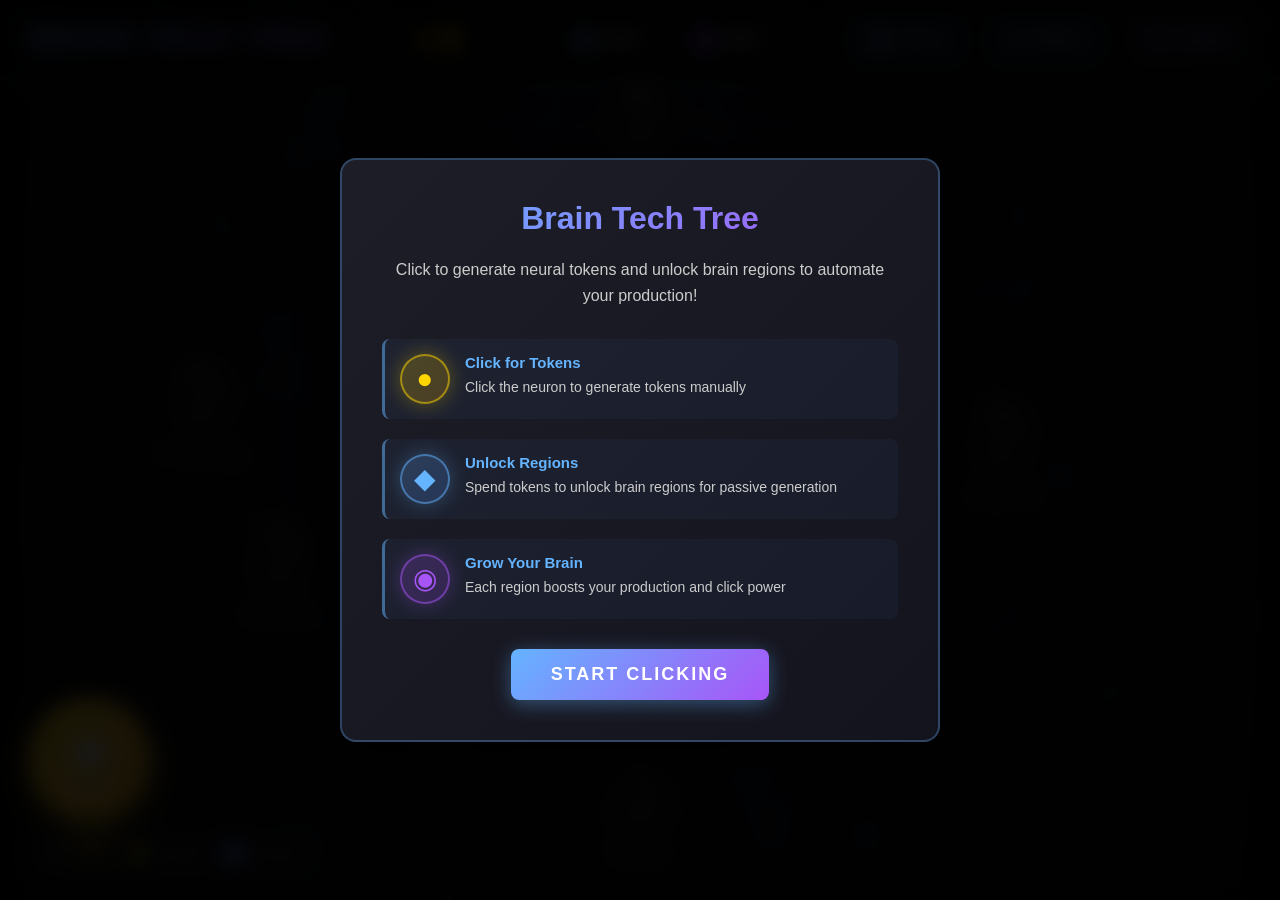
<file: index.html>
<!DOCTYPE html>
<html lang="en">
<head>
    <meta charset="UTF-8">
    <meta name="viewport" content="width=device-width, initial-scale=1.0">
    <title>Brain Skill Tree - Neural Evolution</title>
    <link rel="stylesheet" href="styles.css">
</head>
<body>
    <!-- Particle Background -->
    <canvas id="particle-bg"></canvas>

    <!-- Game UI Container -->
    <div class="game-container">

        <!-- Top HUD -->
        <div class="top-hud">
            <div class="hud-left">
                <h1 class="game-title">BRAIN TECH TREE</h1>
            </div>
            <div class="hud-center">
                <div class="stat-display-icons">
                    <div class="stat-icon-group" title="Neural Tokens">
                        <span class="stat-icon tokens">●</span>
                        <span class="stat-value-large" id="tokens-display">0</span>
                    </div>
                    <div class="stat-icon-separator"></div>
                    <div class="stat-icon-group" title="Tokens per second">
                        <span class="stat-icon rate">◆</span>
                        <span class="stat-value-medium" id="rate-display">0.0/s</span>
                    </div>
                    <div class="stat-icon-separator"></div>
                    <div class="stat-icon-group" title="Regions unlocked">
                        <span class="stat-icon regions">◉</span>
                        <span class="stat-value-medium" id="regions-display">0/12</span>
                    </div>
                </div>
            </div>
            <div class="hud-right">
                <button class="hud-btn" id="stats-btn" title="View stats">
                    <span class="btn-icon">▤</span> Stats
                </button>
                <button class="hud-btn" id="reset-btn" title="Reset all">
                    <span class="btn-icon">↺</span> Reset
                </button>
                <button class="hud-btn secondary" id="info-btn" title="View educational info">
                    <span class="btn-icon">ⓘ</span> Learn
                </button>
            </div>
        </div>

        <!-- Skill Tree Canvas -->
        <div class="skill-tree-viewport">
            <svg id="skill-tree-canvas" viewBox="0 0 1600 1000">
                <defs>
                    <!-- Glow filters -->
                    <filter id="glow">
                        <feGaussianBlur stdDeviation="4" result="coloredBlur"/>
                        <feMerge>
                            <feMergeNode in="coloredBlur"/>
                            <feMergeNode in="SourceGraphic"/>
                        </feMerge>
                    </filter>
                    <filter id="strong-glow">
                        <feGaussianBlur stdDeviation="8" result="coloredBlur"/>
                        <feMerge>
                            <feMergeNode in="coloredBlur"/>
                            <feMergeNode in="SourceGraphic"/>
                        </feMerge>
                    </filter>

                    <!-- Gradients -->
                    <linearGradient id="locked-gradient" x1="0%" y1="0%" x2="0%" y2="100%">
                        <stop offset="0%" style="stop-color:#2a2a2a;stop-opacity:1" />
                        <stop offset="100%" style="stop-color:#1a1a1a;stop-opacity:1" />
                    </linearGradient>

                    <linearGradient id="unlockable-gradient" x1="0%" y1="0%" x2="0%" y2="100%">
                        <stop offset="0%" style="stop-color:#4a4a2a;stop-opacity:1" />
                        <stop offset="100%" style="stop-color:#3a3a1a;stop-opacity:1" />
                    </linearGradient>
                </defs>

                <!-- Background grid -->
                <g id="grid-layer"></g>

                <!-- Connection lines -->
                <g id="connections-layer"></g>

                <!-- Skill nodes -->
                <g id="nodes-layer"></g>

                <!-- Effects layer (particles, animations) -->
                <g id="effects-layer"></g>
            </svg>
        </div>

        <!-- Skill Detail Panel (slides in from right) -->
        <div class="skill-panel" id="skill-panel">
            <div class="panel-header">
                <h2 id="skill-name">Select a Region</h2>
                <button class="close-panel" id="close-panel">×</button>
            </div>

            <div class="panel-content">
                <div class="skill-description">
                    <p id="skill-desc">Click on a brain region to view details</p>
                </div>

                <div class="skill-generation" id="skill-generation" style="display:none;">
                    <div class="generation-stat">
                        <span class="gen-label">Generates:</span>
                        <span class="gen-value" id="gen-tokens">+0/s</span>
                    </div>
                    <div class="generation-stat">
                        <span class="gen-label">Click Bonus:</span>
                        <span class="gen-value" id="gen-click">+0</span>
                    </div>
                </div>

                <div class="skill-stats" id="skill-stats">
                    <h3>Functions Unlocked</h3>
                    <ul id="skill-functions"></ul>
                </div>

                <div class="skill-requirements" id="skill-requirements" style="display:none;">
                    <h3>Requirements</h3>
                    <div id="requirements-list"></div>
                </div>

                <div class="skill-bonuses" id="skill-bonuses" style="display:none;">
                    <h3>Sub-Regions</h3>
                    <div id="bonuses-list"></div>
                </div>

                <div class="skill-connections" id="skill-connections" style="display:none;">
                    <h3>Synergies</h3>
                    <p class="synergy-desc">Works together with:</p>
                    <div id="connections-list"></div>
                </div>
            </div>

            <div class="panel-footer">
                <div class="skill-cost" id="skill-cost">
                    <span class="cost-label">Cost:</span>
                    <span class="cost-value" id="cost-value">1</span>
                    <span class="cost-icon">⚡</span>
                </div>
                <button class="unlock-btn" id="unlock-btn" disabled>
                    <span class="btn-text">Unlock Region</span>
                </button>
            </div>
        </div>

        <!-- Notification System -->
        <div class="notification-container" id="notifications"></div>

        <!-- Clicker Button (bottom left) -->
        <div class="clicker-container">
            <button class="clicker-btn" id="clicker-btn" title="Click to generate tokens!">
                <span class="clicker-icon">◉</span>
                <span class="clicker-label">CLICK</span>
            </button>
            <div class="click-power" id="click-power">+1</div>
        </div>

        <!-- Stats Panel (slides in from left) -->
        <div class="stats-panel" id="stats-panel">
            <div class="panel-header">
                <h2>Production Stats</h2>
                <button class="close-panel" id="close-stats">×</button>
            </div>
            <div class="panel-content">
                <div class="stats-section">
                    <h3>Total Generation</h3>
                    <div class="stat-row">
                        <span>Tokens/Second:</span>
                        <span class="stat-highlight" id="total-rate">0.0</span>
                    </div>
                    <div class="stat-row">
                        <span>Click Power:</span>
                        <span class="stat-highlight" id="total-click">1</span>
                    </div>
                    <div class="stat-row">
                        <span>Total Earned:</span>
                        <span class="stat-highlight" id="total-earned">0</span>
                    </div>
                </div>

                <div class="stats-section">
                    <h3>Unlocked Regions</h3>
                    <div id="unlocked-regions-list"></div>
                </div>
            </div>
        </div>

        <!-- Welcome Modal -->
        <div class="modal" id="welcome-modal">
            <div class="modal-content">
                <h2>Brain Tech Tree</h2>
                <p>Click to generate neural tokens and unlock brain regions to automate your production!</p>
                <div class="modal-info">
                    <div class="info-item">
                        <span class="info-icon energy">●</span>
                        <div>
                            <strong>Click for Tokens</strong>
                            <p>Click the neuron to generate tokens manually</p>
                        </div>
                    </div>
                    <div class="info-item">
                        <span class="info-icon unlock">◆</span>
                        <div>
                            <strong>Unlock Regions</strong>
                            <p>Spend tokens to unlock brain regions for passive generation</p>
                        </div>
                    </div>
                    <div class="info-item">
                        <span class="info-icon brain">◉</span>
                        <div>
                            <strong>Grow Your Brain</strong>
                            <p>Each region boosts your production and click power</p>
                        </div>
                    </div>
                </div>
                <button class="modal-btn" id="start-btn">Start Clicking</button>
            </div>
        </div>

        <!-- Legend -->
        <div class="legend-panel">
            <div class="legend-item">
                <div class="legend-node locked-node"></div>
                <span>Locked</span>
            </div>
            <div class="legend-item">
                <div class="legend-node unlockable-node"></div>
                <span>Available</span>
            </div>
            <div class="legend-item">
                <div class="legend-node unlocked-node"></div>
                <span>Unlocked</span>
            </div>
        </div>

    </div>

    <!-- Load scripts -->
    <script src="gameData.js"></script>
    <script src="particles.js"></script>
    <script src="game.js"></script>
</body>
</html>
</file>
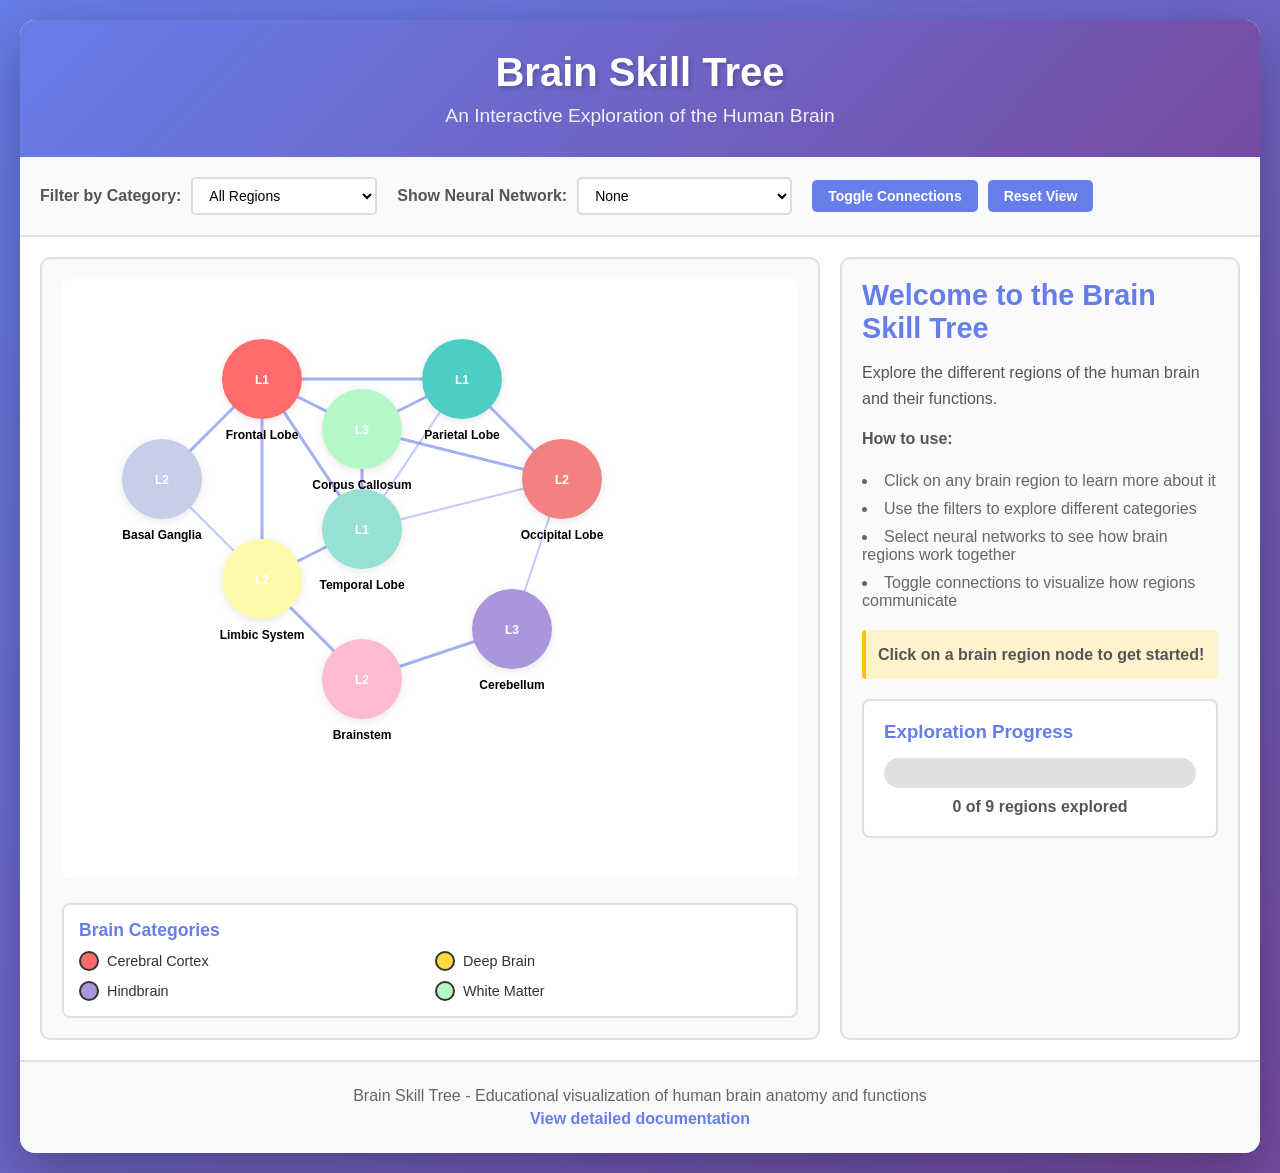
<file: educational.html>
<!DOCTYPE html>
<html lang="en">
<head>
    <meta charset="UTF-8">
    <meta name="viewport" content="width=device-width, initial-scale=1.0">
    <title>Brain Skill Tree - Interactive Human Brain Explorer</title>
    <link rel="stylesheet" href="educational.css">
</head>
<body>
    <div class="container">
        <!-- Header -->
        <header class="header">
            <h1>Brain Skill Tree</h1>
            <p class="subtitle">An Interactive Exploration of the Human Brain</p>
        </header>

        <!-- Controls Panel -->
        <div class="controls-panel">
            <div class="control-group">
                <label for="category-filter">Filter by Category:</label>
                <select id="category-filter">
                    <option value="all">All Regions</option>
                    <option value="cerebral_cortex">Cerebral Cortex</option>
                    <option value="deep_brain">Deep Brain Structures</option>
                    <option value="hindbrain">Hindbrain</option>
                    <option value="white_matter">White Matter</option>
                </select>
            </div>

            <div class="control-group">
                <label for="network-filter">Show Neural Network:</label>
                <select id="network-filter">
                    <option value="none">None</option>
                    <option value="default_mode">Default Mode Network</option>
                    <option value="executive_control">Executive Control Network</option>
                    <option value="salience">Salience Network</option>
                    <option value="motor">Motor Network</option>
                    <option value="visual">Visual Processing Network</option>
                </select>
            </div>

            <div class="control-group">
                <button id="show-connections-btn" class="btn">Toggle Connections</button>
                <button id="reset-view-btn" class="btn">Reset View</button>
            </div>
        </div>

        <!-- Main Content Area -->
        <div class="main-content">
            <!-- Skill Tree Canvas -->
            <div class="skill-tree-container">
                <svg id="skill-tree-canvas" width="800" height="600">
                    <!-- Connections will be drawn here -->
                    <g id="connections-layer"></g>
                    <!-- Nodes will be drawn here -->
                    <g id="nodes-layer"></g>
                </svg>

                <!-- Legend -->
                <div class="legend">
                    <h3>Brain Categories</h3>
                    <div class="legend-items">
                        <div class="legend-item">
                            <span class="legend-color" style="background-color: #FF6B6B;"></span>
                            <span>Cerebral Cortex</span>
                        </div>
                        <div class="legend-item">
                            <span class="legend-color" style="background-color: #FFD93D;"></span>
                            <span>Deep Brain</span>
                        </div>
                        <div class="legend-item">
                            <span class="legend-color" style="background-color: #AA96DA;"></span>
                            <span>Hindbrain</span>
                        </div>
                        <div class="legend-item">
                            <span class="legend-color" style="background-color: #B4F8C8;"></span>
                            <span>White Matter</span>
                        </div>
                    </div>
                </div>
            </div>

            <!-- Information Panel -->
            <div class="info-panel">
                <div id="welcome-info" class="info-content">
                    <h2>Welcome to the Brain Skill Tree</h2>
                    <p>Explore the different regions of the human brain and their functions.</p>
                    <p><strong>How to use:</strong></p>
                    <ul>
                        <li>Click on any brain region to learn more about it</li>
                        <li>Use the filters to explore different categories</li>
                        <li>Select neural networks to see how brain regions work together</li>
                        <li>Toggle connections to visualize how regions communicate</li>
                    </ul>
                    <p class="tip">Click on a brain region node to get started!</p>
                </div>

                <div id="region-info" class="info-content" style="display: none;">
                    <button id="close-info-btn" class="close-btn">&times;</button>
                    <h2 id="region-name"></h2>
                    <p id="region-description"></p>

                    <div class="info-section">
                        <h3>Primary Functions</h3>
                        <ul id="region-skills"></ul>
                    </div>

                    <div class="info-section" id="sub-regions-section" style="display: none;">
                        <h3>Sub-Regions</h3>
                        <div id="sub-regions-list"></div>
                    </div>

                    <div class="info-section" id="connections-section" style="display: none;">
                        <h3>Connected Regions</h3>
                        <ul id="connections-list"></ul>
                    </div>

                    <div class="info-section" id="networks-section" style="display: none;">
                        <h3>Neural Networks</h3>
                        <p id="networks-list"></p>
                    </div>
                </div>

                <!-- Progress Tracker -->
                <div class="progress-tracker">
                    <h3>Exploration Progress</h3>
                    <div class="progress-bar">
                        <div id="progress-fill" class="progress-fill"></div>
                    </div>
                    <p id="progress-text">0 of 10 regions explored</p>
                </div>
            </div>
        </div>

        <!-- Footer -->
        <footer class="footer">
            <p>Brain Skill Tree - Educational visualization of human brain anatomy and functions</p>
            <p><a href="BRAIN_REGIONS.md" target="_blank">View detailed documentation</a></p>
        </footer>
    </div>

    <!-- Load scripts -->
    <script src="brainData.js"></script>
    <script src="educational.js"></script>
</body>
</html>
</file>
<file: styles.css>
/* Brain Skill Tree - Game Version CSS */
/* Full-page immersive design inspired by Path of Exile, Satisfactory, etc. */

/* Reset and Base */
* {
    margin: 0;
    padding: 0;
    box-sizing: border-box;
}

body, html {
    width: 100%;
    height: 100%;
    overflow: hidden;
    font-family: 'Segoe UI', 'Roboto', Arial, sans-serif;
    background: #0a0a0a;
    color: #e0e0e0;
}

/* Particle Background Canvas */
#particle-bg {
    position: fixed;
    top: 0;
    left: 0;
    width: 100%;
    height: 100%;
    z-index: 0;
    background: radial-gradient(circle at center, #1a1a2e 0%, #0a0a0a 100%);
}

/* Game Container */
.game-container {
    position: relative;
    width: 100%;
    height: 100%;
    z-index: 1;
}

/* Top HUD */
.top-hud {
    position: absolute;
    top: 0;
    left: 0;
    right: 0;
    height: 80px;
    background: linear-gradient(180deg, rgba(10,10,10,0.95) 0%, rgba(10,10,10,0.8) 100%);
    border-bottom: 2px solid rgba(100,180,255,0.3);
    display: flex;
    align-items: center;
    justify-content: space-between;
    padding: 0 30px;
    z-index: 100;
    backdrop-filter: blur(10px);
}

.hud-left, .hud-right, .hud-center {
    display: flex;
    align-items: center;
    gap: 20px;
}

.game-title {
    font-size: 28px;
    font-weight: 900;
    letter-spacing: 3px;
    background: linear-gradient(135deg, #64b4ff 0%, #a855f7 100%);
    -webkit-background-clip: text;
    -webkit-text-fill-color: transparent;
    background-clip: text;
    text-shadow: 0 0 20px rgba(100,180,255,0.5);
}

.game-subtitle {
    font-size: 12px;
    color: #888;
    text-transform: uppercase;
    letter-spacing: 2px;
}

/* Stat Display */
.stat-display {
    display: flex;
    gap: 30px;
}

.stat-item {
    display: flex;
    flex-direction: column;
    align-items: center;
    padding: 8px 20px;
    background: rgba(20,20,30,0.6);
    border: 1px solid rgba(100,180,255,0.2);
    border-radius: 8px;
    min-width: 120px;
}

.stat-label {
    font-size: 10px;
    color: #888;
    text-transform: uppercase;
    letter-spacing: 1px;
    margin-bottom: 4px;
}

.stat-value {
    font-size: 22px;
    font-weight: 900;
    color: #64b4ff;
    text-shadow: 0 0 10px rgba(100,180,255,0.5);
}

/* HUD Buttons */
.hud-btn {
    padding: 10px 20px;
    background: rgba(100,180,255,0.1);
    border: 2px solid rgba(100,180,255,0.3);
    color: #64b4ff;
    font-size: 14px;
    font-weight: 700;
    cursor: pointer;
    border-radius: 6px;
    display: flex;
    align-items: center;
    gap: 8px;
    transition: all 0.3s;
    text-transform: uppercase;
    letter-spacing: 1px;
}

.btn-icon {
    font-size: 18px;
    font-weight: 900;
}

.hud-btn:hover {
    background: rgba(100,180,255,0.2);
    border-color: rgba(100,180,255,0.6);
    box-shadow: 0 0 20px rgba(100,180,255,0.3);
    transform: translateY(-2px);
}

.hud-btn:hover .btn-icon {
    transform: scale(1.1);
}

.hud-btn.secondary {
    border-color: rgba(168,85,247,0.3);
    color: #a855f7;
}

.hud-btn.secondary:hover {
    background: rgba(168,85,247,0.2);
    border-color: rgba(168,85,247,0.6);
    box-shadow: 0 0 20px rgba(168,85,247,0.3);
}

/* Skill Tree Viewport */
.skill-tree-viewport {
    position: absolute;
    top: 80px;
    left: 0;
    right: 0;
    bottom: 0;
    overflow: hidden;
}

#skill-tree-canvas {
    width: 100%;
    height: 100%;
    cursor: grab;
}

#skill-tree-canvas:active {
    cursor: grabbing;
}

/* SVG Node Styles */
.node-circle {
    cursor: pointer;
    transition: all 0.3s;
}

.node-circle.unlocked {
    filter: drop-shadow(0 0 12px currentColor);
}

.node-circle.unlockable {
    filter: drop-shadow(0 0 10px #ffd700);
}

.node-circle.locked {
    opacity: 0.35;
}

.node-group {
    transition: all 0.3s;
}

.node-group:hover {
    transform: scale(1.05);
}

.node-group.highlighted {
    filter: drop-shadow(0 0 20px rgba(255,215,0,0.9));
}

.node-name {
    text-shadow: 0 2px 4px rgba(0,0,0,0.8);
    font-family: 'Segoe UI', sans-serif;
}

.connection {
    stroke-width: 3;
    transition: all 0.3s;
}

.connection.locked {
    stroke: #333;
    opacity: 0.3;
}

.connection.partial {
    stroke: #555;
    opacity: 0.5;
}

.connection.unlocked {
    stroke: #64b4ff;
    opacity: 0.7;
}

.connection.highlighted {
    stroke: #ffd700;
    stroke-width: 5;
    opacity: 1;
    filter: drop-shadow(0 0 5px #ffd700);
}

.connection.strong {
    stroke-width: 4;
}

.connection.medium {
    stroke-width: 3;
}

/* Skill Detail Panel */
.skill-panel {
    position: absolute;
    top: 80px;
    right: -450px;
    width: 450px;
    height: calc(100% - 80px);
    background: linear-gradient(135deg, rgba(20,20,30,0.98) 0%, rgba(10,10,20,0.98) 100%);
    border-left: 2px solid rgba(100,180,255,0.3);
    backdrop-filter: blur(20px);
    transition: right 0.4s cubic-bezier(0.68, -0.55, 0.265, 1.55);
    z-index: 200;
    display: flex;
    flex-direction: column;
    box-shadow: -10px 0 40px rgba(0,0,0,0.8);
}

.skill-panel.open {
    right: 0;
}

.panel-header {
    padding: 25px;
    border-bottom: 2px solid rgba(100,180,255,0.2);
    display: flex;
    justify-content: space-between;
    align-items: center;
}

.panel-header h2 {
    font-size: 24px;
    font-weight: 900;
    background: linear-gradient(135deg, #64b4ff 0%, #a855f7 100%);
    -webkit-background-clip: text;
    -webkit-text-fill-color: transparent;
    background-clip: text;
}

.close-panel {
    width: 40px;
    height: 40px;
    background: rgba(255,100,100,0.1);
    border: 2px solid rgba(255,100,100,0.3);
    color: #ff6464;
    font-size: 24px;
    cursor: pointer;
    border-radius: 50%;
    display: flex;
    align-items: center;
    justify-content: center;
    transition: all 0.3s;
}

.close-panel:hover {
    background: rgba(255,100,100,0.2);
    transform: rotate(90deg);
}

.panel-content {
    flex: 1;
    overflow-y: auto;
    padding: 25px;
}

.panel-content::-webkit-scrollbar {
    width: 8px;
}

.panel-content::-webkit-scrollbar-track {
    background: rgba(20,20,30,0.5);
}

.panel-content::-webkit-scrollbar-thumb {
    background: rgba(100,180,255,0.3);
    border-radius: 4px;
}

.panel-content::-webkit-scrollbar-thumb:hover {
    background: rgba(100,180,255,0.5);
}

.skill-status {
    margin-bottom: 20px;
}

.status-badge {
    display: inline-flex;
    align-items: center;
    gap: 8px;
    padding: 10px 20px;
    border-radius: 25px;
    font-size: 13px;
    font-weight: 800;
    text-transform: uppercase;
    letter-spacing: 1.5px;
}

.badge-icon {
    font-size: 16px;
    font-weight: 900;
}

.status-badge.locked {
    background: linear-gradient(135deg, rgba(255,80,80,0.15) 0%, rgba(180,50,50,0.15) 100%);
    border: 2px solid rgba(255,100,100,0.4);
    color: #ff6464;
    box-shadow: 0 0 15px rgba(255,100,100,0.2);
}

.status-badge.unlockable {
    background: linear-gradient(135deg, rgba(255,215,0,0.2) 0%, rgba(255,180,0,0.2) 100%);
    border: 2px solid rgba(255,215,0,0.5);
    color: #ffd700;
    animation: pulse-glow 2s infinite;
    box-shadow: 0 0 20px rgba(255,215,0,0.3);
}

.status-badge.unlocked {
    background: linear-gradient(135deg, rgba(100,255,100,0.15) 0%, rgba(50,200,50,0.15) 100%);
    border: 2px solid rgba(100,255,100,0.4);
    color: #64ff64;
    box-shadow: 0 0 15px rgba(100,255,100,0.2);
}

@keyframes pulse-glow {
    0%, 100% {
        box-shadow: 0 0 15px rgba(255,215,0,0.3);
        border-color: rgba(255,215,0,0.5);
    }
    50% {
        box-shadow: 0 0 30px rgba(255,215,0,0.6);
        border-color: rgba(255,215,0,0.8);
    }
}

.req-icon {
    width: 24px;
    height: 24px;
    display: flex;
    align-items: center;
    justify-content: center;
    border-radius: 50%;
    font-weight: 900;
    font-size: 14px;
}

.req-icon.met {
    background: rgba(100,255,100,0.2);
    border: 2px solid rgba(100,255,100,0.5);
    color: #64ff64;
}

.req-icon.unmet {
    background: rgba(255,100,100,0.2);
    border: 2px solid rgba(255,100,100,0.5);
    color: #ff6464;
}

.skill-description {
    margin-bottom: 25px;
    line-height: 1.6;
    color: #ccc;
}

.skill-stats h3,
.skill-requirements h3,
.skill-bonuses h3,
.skill-connections h3 {
    font-size: 16px;
    margin-bottom: 12px;
    color: #64b4ff;
    text-transform: uppercase;
    letter-spacing: 1px;
}

.skill-stats ul {
    list-style: none;
    padding: 0;
}

.skill-stats li {
    padding: 8px 12px;
    margin-bottom: 6px;
    background: rgba(100,180,255,0.05);
    border-left: 3px solid rgba(100,180,255,0.5);
    border-radius: 4px;
}

.requirement-item {
    padding: 12px 15px;
    margin-bottom: 10px;
    background: linear-gradient(135deg, rgba(255,255,255,0.03) 0%, rgba(255,255,255,0.01) 100%);
    border-radius: 8px;
    border-left: 3px solid rgba(100,180,255,0.3);
    display: flex;
    align-items: center;
    gap: 12px;
    transition: all 0.3s;
}

.requirement-item:hover {
    background: rgba(100,180,255,0.08);
    border-left-color: rgba(100,180,255,0.6);
}

.bonus-item {
    padding: 12px 15px;
    margin-bottom: 10px;
    background: linear-gradient(135deg, rgba(168,85,247,0.05) 0%, rgba(168,85,247,0.02) 100%);
    border-radius: 8px;
    border-left: 3px solid rgba(168,85,247,0.4);
}

.connection-item {
    padding: 10px 15px;
    margin-bottom: 8px;
    background: rgba(255,255,255,0.03);
    border-radius: 6px;
    display: flex;
    align-items: center;
    gap: 10px;
    transition: all 0.3s;
    cursor: pointer;
}

.connection-item:hover {
    background: rgba(100,180,255,0.15);
    transform: translateX(5px);
}

.synergy-desc {
    color: #888;
    font-size: 12px;
    margin-bottom: 10px;
    font-style: italic;
}

.panel-footer {
    padding: 25px;
    border-top: 2px solid rgba(100,180,255,0.2);
    display: flex;
    justify-content: space-between;
    align-items: center;
}

.skill-cost {
    display: flex;
    align-items: center;
    gap: 8px;
    font-size: 18px;
    font-weight: 700;
}

.cost-label {
    color: #888;
}

.cost-value {
    color: #64b4ff;
    font-size: 24px;
}

.unlock-btn {
    padding: 14px 30px;
    background: linear-gradient(135deg, #64b4ff 0%, #a855f7 100%);
    border: 2px solid rgba(255,255,255,0.2);
    color: white;
    font-size: 16px;
    font-weight: 900;
    text-transform: uppercase;
    letter-spacing: 1px;
    cursor: pointer;
    border-radius: 8px;
    transition: all 0.3s;
    box-shadow: 0 4px 15px rgba(100,180,255,0.3);
}

.unlock-btn:hover:not(:disabled) {
    transform: translateY(-2px);
    box-shadow: 0 6px 25px rgba(100,180,255,0.5);
}

.unlock-btn:disabled {
    opacity: 0.4;
    cursor: not-allowed;
    background: #333;
    box-shadow: none;
}

/* Notification System */
.notification-container {
    position: fixed;
    top: 100px;
    right: 20px;
    z-index: 1000;
    display: flex;
    flex-direction: column;
    gap: 10px;
}

.notification {
    padding: 15px 25px;
    background: rgba(20,20,30,0.95);
    border-left: 4px solid #64b4ff;
    border-radius: 8px;
    color: white;
    font-weight: 600;
    box-shadow: 0 4px 20px rgba(0,0,0,0.5);
    transform: translateX(500px);
    opacity: 0;
    transition: all 0.3s;
    backdrop-filter: blur(10px);
}

.notification.show {
    transform: translateX(0);
    opacity: 1;
}

.notification.success {
    border-left-color: #64ff64;
}

.notification.achievement {
    border-left-color: #ffd700;
    background: rgba(30,30,20,0.95);
}

/* Welcome Modal */
.modal {
    position: fixed;
    top: 0;
    left: 0;
    width: 100%;
    height: 100%;
    background: rgba(0,0,0,0.9);
    backdrop-filter: blur(10px);
    z-index: 500;
    display: flex;
    align-items: center;
    justify-content: center;
    opacity: 0;
    pointer-events: none;
    transition: opacity 0.3s;
}

.modal.show {
    opacity: 1;
    pointer-events: all;
}

.modal-content {
    max-width: 600px;
    padding: 40px;
    background: linear-gradient(135deg, rgba(30,30,40,0.98) 0%, rgba(20,20,30,0.98) 100%);
    border: 2px solid rgba(100,180,255,0.3);
    border-radius: 16px;
    text-align: center;
    box-shadow: 0 20px 60px rgba(0,0,0,0.8);
}

.modal-content h2 {
    font-size: 32px;
    margin-bottom: 20px;
    background: linear-gradient(135deg, #64b4ff 0%, #a855f7 100%);
    -webkit-background-clip: text;
    -webkit-text-fill-color: transparent;
    background-clip: text;
}

.modal-content p {
    font-size: 16px;
    color: #ccc;
    margin-bottom: 30px;
    line-height: 1.6;
}

.modal-info {
    display: flex;
    flex-direction: column;
    gap: 20px;
    margin-bottom: 30px;
    text-align: left;
}

.info-item {
    display: flex;
    gap: 15px;
    padding: 15px;
    background: rgba(100,180,255,0.05);
    border-left: 3px solid rgba(100,180,255,0.5);
    border-radius: 8px;
}

.info-icon {
    font-size: 28px;
    width: 50px;
    height: 50px;
    display: flex;
    align-items: center;
    justify-content: center;
    border-radius: 50%;
    flex-shrink: 0;
}

.info-icon.energy {
    background: linear-gradient(135deg, rgba(255,215,0,0.2) 0%, rgba(255,180,0,0.2) 100%);
    border: 2px solid rgba(255,215,0,0.5);
    color: #ffd700;
    box-shadow: 0 0 20px rgba(255,215,0,0.3);
}

.info-icon.unlock {
    background: linear-gradient(135deg, rgba(100,180,255,0.2) 0%, rgba(80,140,255,0.2) 100%);
    border: 2px solid rgba(100,180,255,0.5);
    color: #64b4ff;
    box-shadow: 0 0 20px rgba(100,180,255,0.3);
}

.info-icon.brain {
    background: linear-gradient(135deg, rgba(168,85,247,0.2) 0%, rgba(148,65,227,0.2) 100%);
    border: 2px solid rgba(168,85,247,0.5);
    color: #a855f7;
    box-shadow: 0 0 20px rgba(168,85,247,0.3);
}

.info-item strong {
    display: block;
    color: #64b4ff;
    margin-bottom: 5px;
    font-size: 15px;
}

.info-item p {
    margin: 0;
    font-size: 14px;
}

.modal-btn {
    padding: 15px 40px;
    background: linear-gradient(135deg, #64b4ff 0%, #a855f7 100%);
    border: none;
    color: white;
    font-size: 18px;
    font-weight: 900;
    text-transform: uppercase;
    letter-spacing: 2px;
    cursor: pointer;
    border-radius: 8px;
    transition: all 0.3s;
    box-shadow: 0 4px 20px rgba(100,180,255,0.4);
}

.modal-btn:hover {
    transform: translateY(-2px);
    box-shadow: 0 6px 30px rgba(100,180,255,0.6);
}

/* Legend Panel */
.legend-panel {
    position: absolute;
    bottom: 20px;
    left: 20px;
    padding: 15px 20px;
    background: rgba(20,20,30,0.9);
    border: 1px solid rgba(100,180,255,0.3);
    border-radius: 8px;
    display: flex;
    gap: 20px;
    backdrop-filter: blur(10px);
}

.legend-item {
    display: flex;
    align-items: center;
    gap: 8px;
    font-size: 12px;
    color: #888;
}

.legend-node {
    width: 20px;
    height: 20px;
    border-radius: 50%;
    border: 2px solid #444;
}

.legend-node.locked-node {
    background: #2a2a2a;
}

.legend-node.unlockable-node {
    background: #4a4a2a;
    border-color: #ffd700;
    box-shadow: 0 0 10px rgba(255,215,0,0.3);
}

.legend-node.unlocked-node {
    background: linear-gradient(135deg, #64b4ff 0%, #a855f7 100%);
    border-color: #64b4ff;
    box-shadow: 0 0 10px rgba(100,180,255,0.5);
}

/* Responsive Design */
@media (max-width: 1024px) {
    .game-title {
        font-size: 20px;
    }

    .stat-display {
        gap: 15px;
    }

    .stat-item {
        min-width: 90px;
        padding: 6px 12px;
    }

    .stat-value {
        font-size: 18px;
    }

    .skill-panel {
        width: 350px;
        right: -350px;
    }
}

@media (max-width: 768px) {
    .top-hud {
        flex-direction: column;
        height: auto;
        padding: 15px;
        gap: 10px;
    }

    .skill-tree-viewport {
        top: auto;
    }

    .stat-display {
        flex-wrap: wrap;
    }

    .skill-panel {
        width: 100%;
        right: -100%;
    }

    .skill-panel.open {
        right: 0;
    }
}

/* Animations */
@keyframes float {
    0%, 100% { transform: translateY(0); }
    50% { transform: translateY(-10px); }
}

@keyframes spin {
    from { transform: rotate(0deg); }
    to { transform: rotate(360deg); }
}

@keyframes pulse-ring {
    0% {
        r: 15;
        opacity: 0.8;
    }
    50% {
        r: 25;
        opacity: 0.4;
    }
    100% {
        r: 15;
        opacity: 0.8;
    }
}

@keyframes pulse-dot {
    0%, 100% {
        r: 4;
        opacity: 1;
    }
    50% {
        r: 6;
        opacity: 0.6;
    }
}

/* SVG Icon Styles */
.unlock-indicator {
    animation: pulse-ring 2s ease-in-out infinite;
}

.lock-icon {
    opacity: 0.6;
}

.checkmark {
    animation: checkmark-pop 0.3s ease-out;
}

@keyframes checkmark-pop {
    0% {
        transform: scale(0);
        opacity: 0;
    }
    50% {
        transform: scale(1.2);
    }
    100% {
        transform: scale(1);
        opacity: 1;
    }
}

/* Icon-Based Stat Display */
.stat-display-icons {
    display: flex;
    align-items: center;
    gap: 25px;
}

.stat-icon-group {
    display: flex;
    align-items: center;
    gap: 10px;
}

.stat-icon {
    font-size: 24px;
    font-weight: 900;
}

.stat-icon.tokens {
    color: #FFD700;
    text-shadow: 0 0 15px rgba(255,215,0,0.8);
    animation: pulse-tokens 2s infinite;
}

.stat-icon.rate {
    color: #64b4ff;
    text-shadow: 0 0 15px rgba(100,180,255,0.6);
}

.stat-icon.regions {
    color: #a855f7;
    text-shadow: 0 0 15px rgba(168,85,247,0.6);
}

.stat-value-large {
    font-size: 32px;
    font-weight: 900;
    color: #FFD700;
    text-shadow: 0 0 15px rgba(255,215,0,0.5);
    min-width: 80px;
}

.stat-value-medium {
    font-size: 18px;
    font-weight: 700;
    color: #e0e0e0;
}

.stat-icon-separator {
    width: 2px;
    height: 40px;
    background: linear-gradient(180deg, transparent, rgba(100,180,255,0.5), transparent);
}

@keyframes pulse-tokens {
    0%, 100% {
        transform: scale(1);
        text-shadow: 0 0 15px rgba(255,215,0,0.8);
    }
    50% {
        transform: scale(1.1);
        text-shadow: 0 0 25px rgba(255,215,0,1);
    }
}

/* Clicker Button */
.clicker-container {
    position: fixed;
    bottom: 30px;
    left: 30px;
    z-index: 300;
    display: flex;
    flex-direction: column;
    align-items: center;
    gap: 10px;
}

.clicker-btn {
    width: 120px;
    height: 120px;
    border-radius: 50%;
    background: linear-gradient(135deg, #FFD700 0%, #FFA500 100%);
    border: 4px solid rgba(255,255,255,0.3);
    cursor: pointer;
    display: flex;
    flex-direction: column;
    align-items: center;
    justify-content: center;
    gap: 5px;
    box-shadow: 0 8px 30px rgba(255,215,0,0.6);
    transition: all 0.2s;
    position: relative;
    overflow: hidden;
}

.clicker-btn::before {
    content: '';
    position: absolute;
    top: -50%;
    left: -50%;
    width: 200%;
    height: 200%;
    background: radial-gradient(circle, rgba(255,255,255,0.3) 0%, transparent 70%);
    animation: rotate-glow 3s linear infinite;
}

@keyframes rotate-glow {
    from { transform: rotate(0deg); }
    to { transform: rotate(360deg); }
}

.clicker-btn:hover {
    transform: scale(1.1);
    box-shadow: 0 10px 40px rgba(255,215,0,0.8);
}

.clicker-btn:active {
    transform: scale(0.95);
}

.clicker-icon {
    font-size: 48px;
    color: #fff;
    z-index: 1;
    text-shadow: 0 2px 10px rgba(0,0,0,0.3);
}

.clicker-label {
    font-size: 14px;
    font-weight: 900;
    color: #fff;
    z-index: 1;
    letter-spacing: 2px;
}

.click-power {
    background: rgba(20,20,30,0.95);
    border: 2px solid rgba(255,215,0,0.5);
    padding: 8px 16px;
    border-radius: 20px;
    font-size: 18px;
    font-weight: 900;
    color: #FFD700;
    text-shadow: 0 0 10px rgba(255,215,0,0.8);
}

/* Stats Panel */
.stats-panel {
    position: fixed;
    top: 80px;
    left: -450px;
    width: 450px;
    height: calc(100% - 80px);
    background: linear-gradient(135deg, rgba(20,20,30,0.98) 0%, rgba(10,10,20,0.98) 100%);
    border-right: 2px solid rgba(100,180,255,0.3);
    backdrop-filter: blur(20px);
    transition: left 0.4s cubic-bezier(0.68, -0.55, 0.265, 1.55);
    z-index: 200;
    display: flex;
    flex-direction: column;
    box-shadow: 10px 0 40px rgba(0,0,0,0.8);
}

.stats-panel.open {
    left: 0;
}

.stats-section {
    margin-bottom: 25px;
    padding-bottom: 20px;
    border-bottom: 1px solid rgba(100,180,255,0.2);
}

.stats-section:last-child {
    border-bottom: none;
}

.stats-section h3 {
    font-size: 16px;
    margin-bottom: 15px;
    color: #64b4ff;
    text-transform: uppercase;
    letter-spacing: 1px;
}

.stat-row {
    display: flex;
    justify-content: space-between;
    padding: 10px 0;
    font-size: 14px;
    color: #ccc;
}

.stat-highlight {
    color: #FFD700;
    font-weight: 900;
    font-size: 16px;
    text-shadow: 0 0 10px rgba(255,215,0,0.5);
}

.region-item {
    padding: 12px;
    margin-bottom: 8px;
    background: rgba(255,255,255,0.05);
    border-left: 3px solid;
    border-radius: 6px;
    display: flex;
    justify-content: space-between;
    align-items: center;
}

.region-name {
    font-weight: 600;
}

.region-production {
    color: #64ff64;
    font-size: 12px;
}

/* Generation Stats in Skill Panel */
.skill-generation {
    margin-bottom: 20px;
    padding: 15px;
    background: linear-gradient(135deg, rgba(255,215,0,0.1) 0%, rgba(255,180,0,0.05) 100%);
    border-radius: 8px;
    border: 2px solid rgba(255,215,0,0.3);
}

.generation-stat {
    display: flex;
    justify-content: space-between;
    padding: 8px 0;
}

.gen-label {
    color: #ccc;
    font-size: 14px;
}

.gen-value {
    color: #FFD700;
    font-weight: 900;
    font-size: 16px;
    text-shadow: 0 0 10px rgba(255,215,0,0.5);
}

/* Responsive adjustments */
@media (max-width: 1024px) {
    .clicker-container {
        bottom: 20px;
        left: 20px;
    }

    .clicker-btn {
        width: 100px;
        height: 100px;
    }

    .stats-panel {
        width: 350px;
        left: -350px;
    }
}
</file>
<file: educational.css>
/* Reset and Base Styles */
* {
    margin: 0;
    padding: 0;
    box-sizing: border-box;
}

body {
    font-family: 'Segoe UI', Tahoma, Geneva, Verdana, sans-serif;
    background: linear-gradient(135deg, #667eea 0%, #764ba2 100%);
    color: #333;
    min-height: 100vh;
    padding: 20px;
}

.container {
    max-width: 1400px;
    margin: 0 auto;
    background: white;
    border-radius: 15px;
    box-shadow: 0 20px 60px rgba(0, 0, 0, 0.3);
    overflow: hidden;
}

/* Header */
.header {
    background: linear-gradient(135deg, #667eea 0%, #764ba2 100%);
    color: white;
    padding: 30px;
    text-align: center;
}

.header h1 {
    font-size: 2.5em;
    margin-bottom: 10px;
    text-shadow: 2px 2px 4px rgba(0, 0, 0, 0.2);
}

.subtitle {
    font-size: 1.2em;
    opacity: 0.9;
}

/* Controls Panel */
.controls-panel {
    background: #f8f9fa;
    padding: 20px;
    display: flex;
    flex-wrap: wrap;
    gap: 20px;
    border-bottom: 2px solid #e0e0e0;
    align-items: center;
}

.control-group {
    display: flex;
    align-items: center;
    gap: 10px;
}

.control-group label {
    font-weight: 600;
    color: #555;
}

.control-group select {
    padding: 8px 12px;
    border: 2px solid #ddd;
    border-radius: 5px;
    font-size: 14px;
    background: white;
    cursor: pointer;
    transition: border-color 0.3s;
}

.control-group select:hover {
    border-color: #667eea;
}

.btn {
    padding: 8px 16px;
    background: #667eea;
    color: white;
    border: none;
    border-radius: 5px;
    cursor: pointer;
    font-size: 14px;
    font-weight: 600;
    transition: all 0.3s;
}

.btn:hover {
    background: #764ba2;
    transform: translateY(-2px);
    box-shadow: 0 4px 8px rgba(0, 0, 0, 0.2);
}

.btn:active {
    transform: translateY(0);
}

/* Main Content */
.main-content {
    display: grid;
    grid-template-columns: 1fr 400px;
    gap: 20px;
    padding: 20px;
}

@media (max-width: 1024px) {
    .main-content {
        grid-template-columns: 1fr;
    }
}

/* Skill Tree Container */
.skill-tree-container {
    position: relative;
    background: #fafafa;
    border-radius: 10px;
    padding: 20px;
    border: 2px solid #e0e0e0;
}

#skill-tree-canvas {
    width: 100%;
    height: 600px;
    border-radius: 8px;
    background: white;
}

/* SVG Styles for nodes and connections */
.node-circle {
    cursor: pointer;
    transition: all 0.3s;
    filter: drop-shadow(0 2px 4px rgba(0, 0, 0, 0.1));
}

.node-circle:hover {
    filter: drop-shadow(0 4px 8px rgba(0, 0, 0, 0.3));
    transform: scale(1.1);
}

.node-circle.selected {
    stroke: #333;
    stroke-width: 4;
    filter: drop-shadow(0 6px 12px rgba(0, 0, 0, 0.4));
}

.node-circle.unlocked {
    opacity: 1;
}

.node-circle.locked {
    opacity: 0.5;
    filter: grayscale(0.5);
}

.node-text {
    pointer-events: none;
    font-weight: 600;
    font-size: 12px;
    text-anchor: middle;
}

.connection-line {
    stroke: #bbb;
    stroke-width: 2;
    opacity: 0.6;
    transition: all 0.3s;
}

.connection-line.strong {
    stroke-width: 3;
    stroke: #667eea;
}

.connection-line.medium {
    stroke-width: 2;
    stroke: #95a5ff;
}

.connection-line.weak {
    stroke-width: 1;
    stroke: #ccc;
}

.connection-line.highlighted {
    stroke: #FF6B6B;
    stroke-width: 4;
    opacity: 1;
}

/* Legend */
.legend {
    margin-top: 20px;
    padding: 15px;
    background: white;
    border-radius: 8px;
    border: 2px solid #e0e0e0;
}

.legend h3 {
    margin-bottom: 10px;
    color: #667eea;
    font-size: 1.1em;
}

.legend-items {
    display: grid;
    grid-template-columns: repeat(2, 1fr);
    gap: 10px;
}

.legend-item {
    display: flex;
    align-items: center;
    gap: 8px;
    font-size: 0.9em;
}

.legend-color {
    width: 20px;
    height: 20px;
    border-radius: 50%;
    border: 2px solid #333;
}

/* Info Panel */
.info-panel {
    background: #fafafa;
    border-radius: 10px;
    padding: 20px;
    border: 2px solid #e0e0e0;
    overflow-y: auto;
    max-height: 800px;
}

.info-content {
    animation: fadeIn 0.3s;
}

@keyframes fadeIn {
    from {
        opacity: 0;
        transform: translateY(10px);
    }
    to {
        opacity: 1;
        transform: translateY(0);
    }
}

.info-content h2 {
    color: #667eea;
    margin-bottom: 15px;
    font-size: 1.8em;
}

.info-content h3 {
    color: #764ba2;
    margin-top: 20px;
    margin-bottom: 10px;
    font-size: 1.3em;
}

.info-content p {
    line-height: 1.6;
    margin-bottom: 15px;
    color: #555;
}

.info-content ul {
    list-style-position: inside;
    margin-bottom: 15px;
}

.info-content li {
    padding: 5px 0;
    color: #666;
}

.info-section {
    margin-top: 20px;
    padding-top: 20px;
    border-top: 2px solid #e0e0e0;
}

.sub-region-item {
    background: white;
    padding: 15px;
    margin-bottom: 10px;
    border-radius: 8px;
    border-left: 4px solid #667eea;
}

.sub-region-item h4 {
    color: #667eea;
    margin-bottom: 5px;
}

.sub-region-item p {
    font-size: 0.9em;
    margin-bottom: 8px;
}

.sub-region-item ul {
    font-size: 0.85em;
    margin-left: 20px;
}

.close-btn {
    position: absolute;
    top: 20px;
    right: 20px;
    background: #ff4757;
    color: white;
    border: none;
    width: 30px;
    height: 30px;
    border-radius: 50%;
    font-size: 20px;
    cursor: pointer;
    display: flex;
    align-items: center;
    justify-content: center;
    transition: all 0.3s;
}

.close-btn:hover {
    background: #ff3838;
    transform: rotate(90deg);
}

.tip {
    background: #fff3cd;
    border-left: 4px solid #ffc107;
    padding: 12px;
    margin-top: 15px;
    border-radius: 4px;
    font-weight: 600;
    color: #856404;
}

/* Progress Tracker */
.progress-tracker {
    margin-top: 20px;
    padding: 20px;
    background: white;
    border-radius: 8px;
    border: 2px solid #e0e0e0;
}

.progress-tracker h3 {
    color: #667eea;
    margin-bottom: 15px;
}

.progress-bar {
    width: 100%;
    height: 30px;
    background: #e0e0e0;
    border-radius: 15px;
    overflow: hidden;
    margin-bottom: 10px;
}

.progress-fill {
    height: 100%;
    background: linear-gradient(90deg, #667eea 0%, #764ba2 100%);
    transition: width 0.5s ease;
    border-radius: 15px;
    display: flex;
    align-items: center;
    justify-content: center;
    color: white;
    font-weight: 600;
}

#progress-text {
    text-align: center;
    color: #555;
    font-weight: 600;
}

/* Footer */
.footer {
    background: #f8f9fa;
    padding: 20px;
    text-align: center;
    color: #666;
    border-top: 2px solid #e0e0e0;
}

.footer p {
    margin: 5px 0;
}

.footer a {
    color: #667eea;
    text-decoration: none;
    font-weight: 600;
}

.footer a:hover {
    text-decoration: underline;
}

/* Animations */
@keyframes pulse {
    0% {
        transform: scale(1);
    }
    50% {
        transform: scale(1.05);
    }
    100% {
        transform: scale(1);
    }
}

.pulse {
    animation: pulse 2s infinite;
}

/* Tooltip */
.tooltip {
    position: absolute;
    background: rgba(0, 0, 0, 0.8);
    color: white;
    padding: 8px 12px;
    border-radius: 5px;
    font-size: 12px;
    pointer-events: none;
    z-index: 1000;
    white-space: nowrap;
}

/* Responsive Design */
@media (max-width: 768px) {
    .header h1 {
        font-size: 1.8em;
    }

    .controls-panel {
        flex-direction: column;
        align-items: stretch;
    }

    .control-group {
        flex-direction: column;
        align-items: stretch;
    }

    .legend-items {
        grid-template-columns: 1fr;
    }

    #skill-tree-canvas {
        height: 400px;
    }
}
</file>
